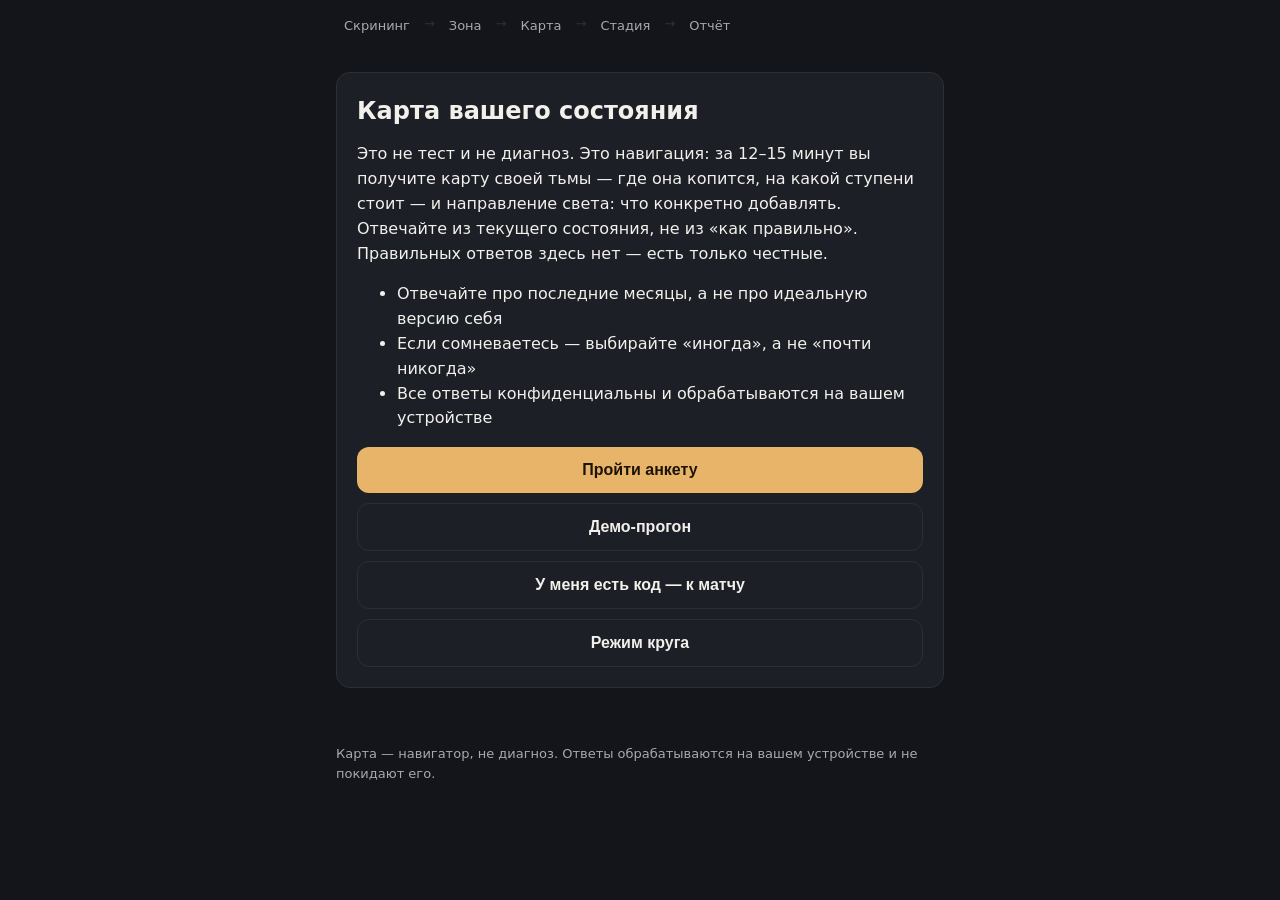
<file: index.html>
<!DOCTYPE html>
<html lang="ru">
<head>
<meta charset="utf-8">
<meta name="viewport" content="width=device-width, initial-scale=1">
<title>Карта состояния — матч и круг</title>
<link rel="icon" href="data:,">
<link rel="stylesheet" href="styles.css">
</head>
<body>
<div id="err" class="banner err hidden" role="alert"></div>
<div id="notice" class="banner notice hidden"></div>
<header>
  <nav class="progress" id="progress" aria-label="Прогресс">
    <span data-step="Скрининг">Скрининг</span><span class="sep">→</span>
    <span data-step="Зона">Зона</span><span class="sep">→</span>
    <span data-step="Карта">Карта</span><span class="sep">→</span>
    <span data-step="Стадия">Стадия</span><span class="sep">→</span>
    <span data-step="Отчёт">Отчёт</span>
  </nav>
</header>
<main>
  <section id="scr-welcome" class="card">
    <h1>Карта вашего состояния</h1>
    <p id="welcome-text"></p>
    <ul id="welcome-rules"></ul>
    <button id="btn-start">Пройти анкету</button>
    <button id="btn-demo" class="secondary">Демо-прогон</button>
    <button id="btn-tomatch" class="secondary">У меня есть код — к матчу</button>
    <button id="btn-tocircle" class="secondary">Режим круга</button>
  </section>

  <section id="scr-quiz" class="card hidden">
    <h2 id="q-block"></h2>
    <p id="q-text" class="qtext"></p>
    <div id="q-options"></div>
    <details id="q-help" class="hidden"><summary>Как это выглядит в жизни</summary><div id="q-help-body"></div></details>
    <p id="q-hint" class="hint"></p>
    <button id="btn-quiz-restart" class="linkbtn">Пройти заново</button>
  </section>

  <section id="scr-stop" class="card hidden">
    <h2 id="stop-title"></h2>
    <p id="stop-text"></p>
    <div id="stop-extra"></div>
    <button id="btn-stop-next" class="hidden">Открыть отчёт</button>
    <button id="btn-stop-restart" class="secondary">Пройти заново</button>
  </section>

  <section id="scr-report" class="card hidden">
    <h2>Личный отчёт</h2>
    <pre id="report-text"></pre>
    <h3>Чек-лист действий — отметки сохраняются на устройстве</h3>
    <div id="actions"></div>
    <p>Ваш код профиля: <code id="my-code"></code></p>
    <button id="btn-copy-code">Скопировать код</button>
    <button id="btn-go-match">К матчу</button>
    <button id="btn-go-circle" class="secondary">Режим круга</button>
    <button id="btn-restart" class="secondary">Пройти заново</button>
  </section>

  <section id="scr-match" class="card hidden">
    <h2>Матч</h2>
    <p>Свой код уже рассчитан из ваших ответов; можно также вписать его вручную. Код партнёра — или его ссылка с <code>?q=</code>.</p>
    <label for="own-code">Ваш код</label>
    <input id="own-code" placeholder="v1:00000000:00000000:0" autocomplete="off">
    <label for="partner-code">Код партнёра</label>
    <input id="partner-code" placeholder="v1:00000000:00000000:0" autocomplete="off">
    <button id="btn-match">Считать матч</button>
    <div id="match-out"></div>
    <button id="btn-back-report" class="secondary">К отчёту</button>
  </section>

  <section id="scr-circle" class="card hidden">
    <h2>Режим круга</h2>
    <p>Вставьте коды участников — по одному в строке. Свой код добавится сам, если анкета пройдена.</p>
    <textarea id="circle-codes" rows="5" placeholder="v1:00000000:00000000:0&#10;v1:11111111:00000000:1"></textarea>
    <button id="btn-circle">Собрать круг</button>
    <div id="circle-out"></div>
    <button id="btn-circle-back" class="secondary">Назад</button>
  </section>
</main>
<footer>Карта — навигатор, не диагноз. Ответы обрабатываются на вашем устройстве и не покидают его.</footer>
<script src="compatibility_module.js"></script>
<script src="anketa_module.js"></script>
<script>
(function () {
  'use strict';
  var DEMO = {"rz1": "Нет", "rz2": "Нет", "rz3": "Нет", "a1": "yes", "a2": "frozen", "a3": "years", "a4": "same", "my1": "rarely", "my2": "rarely", "ko1": "often", "ko2": "sometimes", "an1": "often", "an2": "often", "ur1": "sometimes", "ur2": "has", "ob1": "often", "ob2": "sometimes", "or1": "rarely", "or2": "normal", "zv1": "sometimes", "zv2": "rarely", "zr1": "sometimes", "zr2": "rarely", "zr3": "sometimes", "st1": "same", "st2": "same", "st3": "no", "st4": "was"};

  var $ = function (id) { return document.getElementById(id); };
  var SECTIONS = ['scr-welcome', 'scr-quiz', 'scr-stop', 'scr-report', 'scr-match', 'scr-circle'];

  function showErr(msg) {
    var e = $('err');
    e.textContent = 'Ошибка: ' + msg;
    e.classList.remove('hidden');
    window.scrollTo(0, 0);
  }
  function showNotice(msg) {
    var n = $('notice');
    n.textContent = msg;
    n.classList.remove('hidden');
  }
  function clearNotices() {
    $('err').classList.add('hidden');
    $('notice').classList.add('hidden');
  }
  function on(id, ev, fn) {
    var el = $(id);
    if (!el) { showErr('в разметке нет элемента #' + id); return; }
    el.addEventListener(ev, fn);
  }
  function show(id) {
    SECTIONS.forEach(function (s) { $(s).classList.toggle('hidden', s !== id); });
    window.scrollTo(0, 0);
  }
  function setStep(name) {
    var order = ['Скрининг', 'Зона', 'Карта', 'Стадия', 'Отчёт'];
    var active = false;
    document.querySelectorAll('#progress [data-step]').forEach(function (sp) {
      if (sp.getAttribute('data-step') === name) active = true;
      sp.classList.toggle('done', active);
      sp.classList.toggle('current', sp.getAttribute('data-step') === name);
    });
  }

  /* ---------- Приветствие ---------- */
  (function initWelcome() {
    var w = Anketa.CONFIG.welcome;
    $('welcome-text').textContent = w.text;
    var ul = $('welcome-rules');
    w.rules.forEach(function (r) {
      var li = document.createElement('li');
      li.textContent = r;
      ul.appendChild(li);
    });
  })();

  /* ---------- Анкета ---------- */
  var screens = Anketa.CONFIG.screens;
  var BLOCK_STEP = { red: 'Скрининг', law2: 'Зона', vector: 'Карта', stage: 'Стадия' };
  var BLOCK_NAME = { red: 'Скрининг зоны', law2: 'Закон двух вопросов', vector: 'Карта векторов', stage: 'Стадия' };
  var answers = {}, idx = 0, stopped = null, pendingStopText = null;

  function startQuiz() {
    clearNotices();
    answers = {}; idx = 0; stopped = null; pendingStopText = null;
    renderQ();
    show('scr-quiz');
  }
  function renderQ() {
    var s = screens[idx];
    setStep(BLOCK_STEP[s.block]);
    $('q-block').textContent = BLOCK_NAME[s.block] || s.block;
    $('q-text').textContent = s.question;
    var box = $('q-options');
    box.innerHTML = '';
    s.options.forEach(function (op) {
      var val = typeof op === 'string' ? op : op.v;
      var label = typeof op === 'string' ? op : op.t;
      var b = document.createElement('button');
      b.className = 'opt';
      b.type = 'button';
      b.textContent = label;
      b.addEventListener('click', function () { answer(s, val); });
      box.appendChild(b);
    });
    var help = $('q-help'), body = $('q-help-body');
    body.innerHTML = '';
    if (s.help && s.help.examples && s.help.examples.length) {
      help.classList.remove('hidden');
      s.help.examples.forEach(function (ex) {
        if (typeof ex === 'string') {
          var p = document.createElement('p');
          p.textContent = ex;
          body.appendChild(p);
        } else if (ex && ex.case) {
          var d = document.createElement('p');
          d.innerHTML = '';
          d.appendChild(document.createTextNode(ex.case + ' '));
          var t = document.createElement('strong');
          t.textContent = ex.to || '';
          d.appendChild(t);
          body.appendChild(d);
        }
      });
    } else {
      help.classList.add('hidden');
    }
    $('q-hint').textContent = s.hint || '';
  }
  function answer(s, val) {
    answers[s.id] = val;
    var br = checkBranches();
    if (br && br.stop) { stopped = br; renderStop(br, null); return; }
    if (br && !br.stop) showNotice(br.message);
    idx++;
    if (idx >= screens.length) { renderReport(); } else { renderQ(); }
  }
  function checkBranches() {
    var list = Anketa.CONFIG.branches || [];
    for (var i = 0; i < list.length; i++) {
      var b = list[i];
      if (typeof b.when === 'string') continue; /* «tie» проверяется в отчёте */
      var hit = true;
      for (var key in b.when) {
        if (key === 'any_of') {
          hit = b.when[key].some(function (pair) {
            var pp = pair.split('=');
            return answers[pp[0]] === pp[1];
          });
        } else {
          hit = (answers[key] === b.when[key]);
        }
        if (!hit) break;
      }
      if (hit) return b;
    }
    return null;
  }
  function renderStop(br) {
    setStep('Отчёт');
    if (br.route === 'red_zone') {
      $('stop-title').textContent = 'Красная зона';
      $('stop-text').textContent = br.message;
      var extra = $('stop-extra');
      extra.innerHTML = '';
      var p1 = document.createElement('p');
      var a = document.createElement('a');
      a.href = 'tel:88002000122';
      a.textContent = '8 800 2000-122';
      p1.appendChild(document.createTextNode('Телефон доверия (бесплатно, круглосуточно): '));
      p1.appendChild(a);
      extra.appendChild(p1);
      var p2 = document.createElement('p');
      p2.textContent = 'В экстренной ситуации — 112.';
      extra.appendChild(p2);
      $('btn-stop-next').classList.add('hidden');
    } else if (br.route === 'light') {
      $('stop-title').textContent = 'Свет-маршрут';
      $('stop-text').textContent = br.message;
      $('stop-extra').innerHTML = '';
      $('btn-stop-next').classList.remove('hidden');
      pendingStopText = Anketa.buildReport(answers);
    } else {
      $('stop-title').textContent = 'Маршрут определён';
      $('stop-text').textContent = br.message;
      $('stop-extra').innerHTML = '';
      $('btn-stop-next').classList.remove('hidden');
      pendingStopText = null;
      return; /* не сворачиваем анкету: продолжаем */
    }
    show('scr-stop');
  }

  /* ---------- Отчёт ---------- */
  function lsKey(v) { return 'svp_actions_' + v; }
  function renderReport() {
    clearNotices();
    setStep('Отчёт');
    var res = Anketa.analyze(answers);
    var text = Anketa.buildReport(answers);
    if (pendingStopText) text = pendingStopText;
    $('report-text').textContent = text;

    var box = $('actions');
    box.innerHTML = '';
    var v = Anketa.VECTORS[res.leading];
    if (v && v.actions && res.route !== 'red_zone' && res.route !== 'light') {
      var saved = {};
      try { saved = JSON.parse(localStorage.getItem(lsKey(res.leading)) || '{}'); } catch (e) { saved = {}; }
      v.actions.forEach(function (act, i) {
        var id = 'act_' + i;
        var label = document.createElement('label');
        label.className = 'check';
        var cb = document.createElement('input');
        cb.type = 'checkbox';
        cb.checked = !!saved[i];
        cb.addEventListener('change', function () {
          saved[i] = cb.checked;
          try { localStorage.setItem(lsKey(res.leading), JSON.stringify(saved)); } catch (e2) {}
        });
        label.appendChild(cb);
        label.appendChild(document.createTextNode(' ' + act));
        box.appendChild(label);
      });
    }
    var prof = Anketa.deriveProfile(answers);
    var code = Anketa.encodeProfile(prof);
    $('my-code').textContent = code;
    var tie = checkTie(res);
    if (tie) showNotice(tie);
    show('scr-report');
  }
  function checkTie(res) {
    if (!res || !res.counts) return null;
    var best = -1, winners = [];
    Anketa.ORDER.forEach(function (v) {
      if (res.counts[v] > best) { best = res.counts[v]; winners = [v]; }
      else if (res.counts[v] === best) winners.push(v);
    });
    if (winners.length > 1) {
      return 'Счёт ведущих векторов ничейный (' + winners.join(' / ') + ') — тай-брейк по телесному маркеру (вопрос о том, нарастает ли он).';
    }
    return null;
  }

  /* ---------- Разбор кода ---------- */
  function parseCode(raw) {
    if (!raw) return null;
    var s = String(raw);
    var m = /[?&]q=(v1:[^&\s]+)/.exec(s);
    if (m) s = m[1];
    s = s.trim();
    var p = SVP.decodeProfile(s);
    if (p && !p.empty) return p;
    return null;
  }

  /* ---------- Матч ---------- */
  function renderMatch() {
    clearNotices();
    var a = parseCode($('own-code').value);
    var b = parseCode($('partner-code').value);
    if (!a || !b) {
      showErr('код не распознан. Формат: v1:LLLLLLLL:DDDDDDDD:L — восемь цифр уровней, восемь цифр тьмы, индекс ведущего; либо ссылка с ?q=.');
      return;
    }
    var modes = [['partners', 'Партнёры'], ['business', 'Бизнес'], ['friends', 'Друзья']];
    var out = '';
    modes.forEach(function (mm) {
      var r = SVP.match(a, b, mm[0]);
      out += '<div class="score"><div class="score-head">' + mm[1] + '</div>' +
             '<div class="bar"><div class="fill" style="width:' + r.score + '%"></div></div>' +
             '<div class="score-num">' + r.score + '</div></div>';
    });
    var f = SVP.match(a, b, 'partners').f;
    if (f) {
      out += '<details class="breakdown"><summary>Разбор</summary><ul>';
      if (f.doorsSum) {
        f.doors.forEach(function (d) {
          out += '<li>Дверь: тьма «' + SVP.VECTORS[d.dark].name + '» открывается светом «' + SVP.VECTORS[d.via].name + '» (' + (d.from || '—') + ' → ' + (d.to || '—') + ')</li>';
        });
      } else {
        out += '<li>Дверей нет: ваши тьмы не встречают чужой свет</li>';
      }
      out += '<li>Совпавший свет: ' + (f.lightMatch.length ? f.lightMatch.map(function (v) { return SVP.VECTORS[v].name; }).join(', ') : 'нет') + '</li>';
      out += '<li>Общая тьма: ' + f.darkSame + '</li>';
      out += '<li>Одинаковый руль: ' + (f.leaderSame ? 'да — вычитается из пары и бизнеса' : 'нет') + '</li>';
      out += '<li>Совпадение пиков (уровень 4): ' + f.peaksSame + '</li>';
      out += '</ul></details>';
    }
    $('match-out').innerHTML = out;
    show('scr-match');
  }

  /* ---------- Круг ---------- */
  function renderCircle() {
    clearNotices();
    var lines = $('circle-codes').value.split(/\n+/).map(function (x) { return x.trim(); }).filter(Boolean);
    var members = [];
    var bad = [];
    lines.forEach(function (l, i) {
      var p = parseCode(l);
      if (!p) { bad.push(i + 1); return; }
      p.name = 'Участник ' + (members.length + 1);
      members.push(p);
    });
    if (bad.length) { showErr('строки не распознаны: ' + bad.join(', ')); return; }
    if (members.length < 2) { showErr('нужно минимум два профиля'); return; }
    var c = SVP.circle(members);
    var out = '<p><strong>Покрытие дефицитов: ' + c.coverage + '%</strong></p>';
    out += '<table><thead><tr><th>Кто</th><th>Тьма</th><th>Закрывает</th></tr></thead><tbody>';
    c.matrix.forEach(function (r) {
      out += '<tr><td>' + r.who + '</td><td>' + SVP.VECTORS[r.dark].name + '</td><td>' + r.closedBy + '</td></tr>';
    });
    out += '</tbody></table>';
    if (c.uncovered.length) {
      out += '<h3>Непокрытые дефициты</h3><ul>';
      c.uncovered.forEach(function (u) {
        out += '<li>' + u.who + ': тьма «' + SVP.VECTORS[u.dark].name + '» — нужен свет «' + SVP.VECTORS[u.missingLight].name + '»</li>';
      });
      out += '</ul>';
    } else {
      out += '<p>Непокрытых дефицитов нет.</p>';
    }
    var dupKeys = Object.keys(c.duplicates);
    if (dupKeys.length) {
      out += '<h3>Дубли (один свет закрывает несколько раз)</h3><ul>';
      dupKeys.forEach(function (k) {
        out += '<li>' + SVP.VECTORS[k].name + ': ' + c.duplicates[k].join(', ') + '</li>';
      });
      out += '</ul>';
    }
    var confKeys = Object.keys(c.conflicts);
    if (confKeys.length) {
      out += '<h3>Конфликты руля</h3><ul>';
      confKeys.forEach(function (k) {
        out += '<li>' + SVP.VECTORS[k].name + ': ' + c.conflicts[k].join(', ') + '</li>';
      });
      out += '</ul>';
    } else {
      out += '<p>Конфликтов руля нет.</p>';
    }
    $('circle-out').innerHTML = out;
  }

  /* ---------- Копирование ---------- */
  function copyCode() {
    var code = $('my-code').textContent;
    if (navigator.clipboard && navigator.clipboard.writeText) {
      navigator.clipboard.writeText(code).then(function () {
        showNotice('Код скопирован: ' + code);
      }, function () { showNotice('Код: ' + code); });
    } else {
      showNotice('Код: ' + code);
    }
  }

  /* ---------- Навигация ---------- */
  on('btn-start', 'click', startQuiz);
  on('btn-demo', 'click', function () {
    answers = {}; for (var k in DEMO) answers[k] = DEMO[k];
    idx = screens.length; stopped = null; pendingStopText = null;
    renderReport();
  });
  on('btn-tomatch', 'click', function () {
    if (!answers || !Object.keys(answers).length) {
      $('own-code').value = '';
    } else {
      $('own-code').value = Anketa.encodeProfile(Anketa.deriveProfile(answers));
    }
    renderMatchScreen();
  });
  on('btn-tocircle', 'click', openCircle);
  on('btn-quiz-restart', 'click', startQuiz);
  on('btn-stop-restart', 'click', startQuiz);
  on('btn-stop-next', 'click', function () {
    if (pendingStopText) { renderReport(); } else { startQuiz(); }
  });
  on('btn-copy-code', 'click', copyCode);
  on('btn-go-match', 'click', function () {
    $('own-code').value = Anketa.encodeProfile(Anketa.deriveProfile(answers));
    renderMatchScreen();
  });
  on('btn-go-circle', 'click', openCircle);
  on('btn-restart', 'click', startQuiz);
  on('btn-back-report', 'click', function () { show('scr-report'); });
  on('btn-circle-back', 'click', function () { show('scr-welcome'); });
  on('btn-match', 'click', renderMatch);
  on('btn-circle', 'click', renderCircle);

  function renderMatchScreen() {
    clearNotices();
    var q = null;
    try { q = new URLSearchParams(window.location.search).get('q'); } catch (e) {}
    if (q) $('partner-code').value = q;
    show('scr-match');
  }
  function openCircle() {
    clearNotices();
    var ta = $('circle-codes');
    var mine = (answers && Object.keys(answers).length)
      ? Anketa.encodeProfile(Anketa.deriveProfile(answers)) : '';
    if (mine && ta.value.indexOf(mine) < 0) {
      ta.value = mine + (ta.value.trim() ? '\n' + ta.value.trim() : '');
    }
    show('scr-circle');
  }

  /* ---------- Ссылка ?q= ---------- */
  (function initFromUrl() {
    var q = null;
    try { q = new URLSearchParams(window.location.search).get('q'); } catch (e) {}
    if (q) {
      $('partner-code').value = q;
      showNotice('Обнаружен код партнёра в ссылке: ' + q + '. Пройдите анкету или введите свой код — матч готов.');
    }
  })();

 /* ---------- Самотесты при загрузке ---------- */
  (function selfTests() {
    var st = SVP.selfTest();
    if (!st.passed) showErr('самотест движка: ' + st.failed.join('; '));
    try {
      var at = Anketa.selfTest();
      if (at && at.ok === false && at.checks) {
        at.checks.forEach(function (pair) {
          if (!pair[0]) showErr('самотест анкеты: ' + (pair[1] || 'не пройден'));
        });
      }
    } catch (e) {
      showErr('самотест анкеты упал: ' + e.message);
    }
  })();
})();
</script>
</body>
</html>
</file>
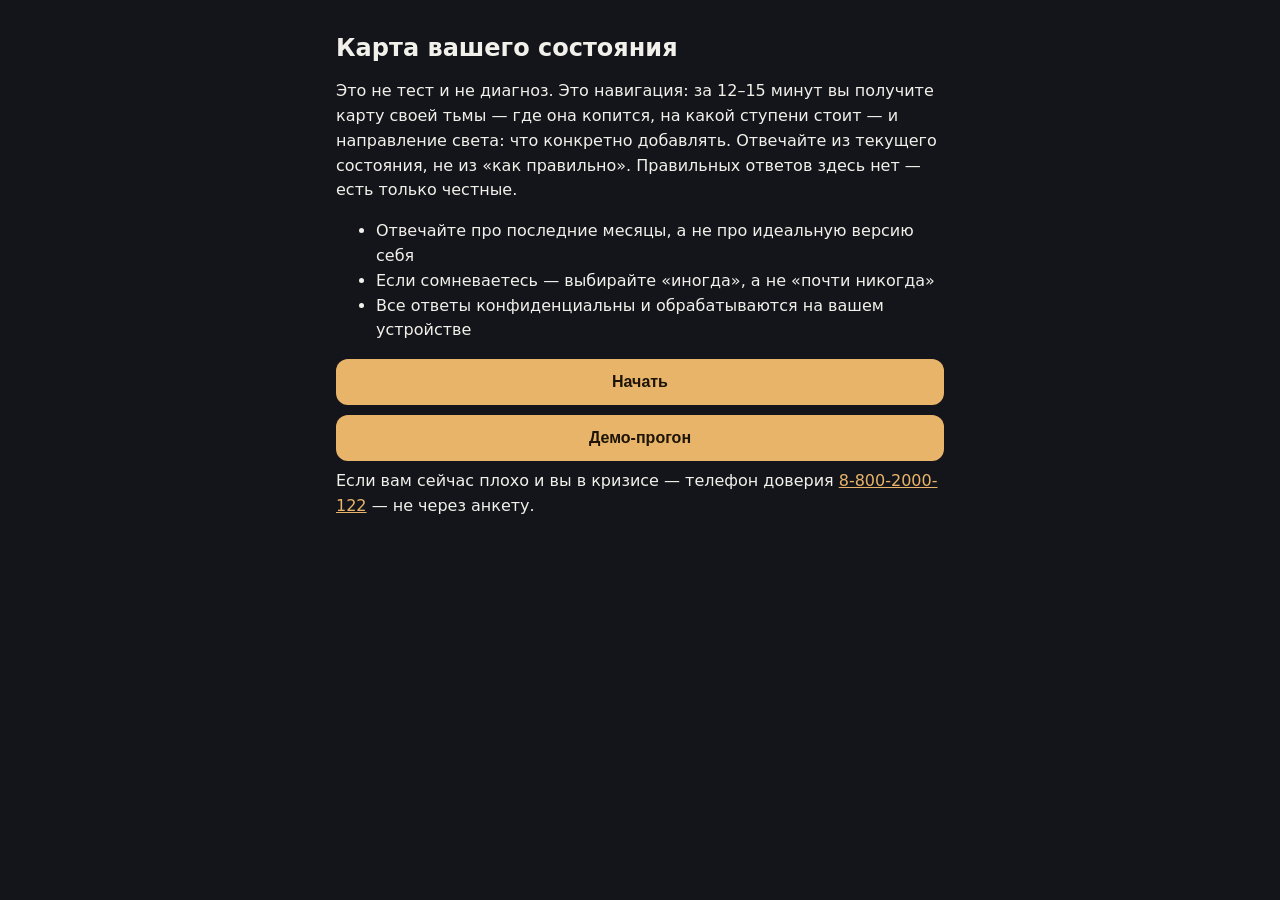
<file: match.html>
<!DOCTYPE html>
<html lang="ru">
<head>
<meta charset="utf-8">
<meta name="viewport" content="width=device-width, initial-scale=1">
<title>Карта состояния</title>
<link rel="stylesheet" href="styles.css">
</head>
<body>
<div id="progress" class="progress"></div>
<div id="test-banner" class="banner" style="display:none"></div>

<main class="wrap">
  <section id="v-welcome">
    <h1>Карта вашего состояния</h1>
    <p class="lead">Это не тест и не диагноз. Это навигация: за 12–15 минут вы получите карту своей тьмы — где она копится, на какой ступени стоит — и направление света: что конкретно добавлять. Отвечайте из текущего состояния, не из «как правильно». Правильных ответов здесь нет — есть только честные.</p>
    <div id="invite-box" class="card" style="display:none">
      <p id="invite-text"></p>
    </div>
    <ul class="rules">
      <li>Отвечайте про последние месяцы, а не про идеальную версию себя</li>
      <li>Если сомневаетесь — выбирайте «иногда», а не «почти никогда»</li>
      <li>Все ответы конфиденциальны и обрабатываются на вашем устройстве</li>
    </ul>
    <button id="btn-start" class="btn primary">Начать</button>
    <button id="btn-demo" class="btn ghost">Демо-прогон</button>
    <p class="foot">Если вам сейчас плохо и вы в кризисе — телефон доверия <a href="tel:+78002000122">8-800-2000-122</a> — не через анкету.</p>
  </section>

  <section id="v-question" style="display:none">
    <p id="q-block" class="qblock"></p>
    <h2 id="q-text"></h2>
    <p id="q-hint" class="hint"></p>
    <div id="q-opts" class="opts"></div>
    <button id="q-acc-btn" class="btn ghost acc-btn">Как это выглядит в жизни?</button>
    <div id="q-acc" class="acc" style="display:none"><div id="q-acc-body"></div></div>
    <div class="nav"><button id="btn-back" class="btn ghost">Назад</button></div>
  </section>

  <section id="v-redzone" style="display:none">
    <h2>Красная зона</h2>
    <p id="rz-msg" class="big"></p>
    <p>Карта работает только с зоной развиваемых состояний. То, что вы описали, — территория живой помощи: там помогут быстрее и безопаснее любой навигации.</p>
    <button id="btn-call" class="btn primary">Позвонить: 8-800-2000-122</button>
    <a class="btn ghost" href="tel:+78002000122">Телефон доверия (круглосуточно, бесплатно)</a>
    <button id="btn-rz-back" class="btn ghost">На начало</button>
  </section>

  <section id="v-light" style="display:none">
    <h2>Свет-маршрут</h2>
    <p id="lt-msg" class="big"></p>
    <p>Раздел ПУТЬ: выбирайте дело, где свет растёт сам. Возвращайтесь, когда поток застынет.</p>
    <button id="btn-light-ok" class="btn primary">Понятно</button>
  </section>

  <section id="v-report" style="display:none">
    <div id="rep-note" class="note" style="display:none"></div>
    <div id="rep-card" class="card"></div>
    <div id="rep-text" class="report"></div>
    <div class="btnrow">
      <button id="btn-share" class="btn primary">Ссылка для партнёра</button>
      <button id="btn-match" class="btn">Матч с партнёром</button>
      <button id="btn-circle" class="btn">Режим круга</button>
      <button id="btn-restart" class="btn ghost">Пройти заново</button>
    </div>
  </section>

  <section id="v-share" style="display:none">
    <h2>Ссылка для второго</h2>
    <p id="share-msg"></p>
    <p class="url" id="share-url"></p>
    <button id="btn-copy" class="btn">Скопировать ссылку</button>
    
  </section>

  <section id="v-match" style="display:none">
    <h2>Матч</h2>
    <p>Вставьте код профиля партнёра или его ссылку (с ?q=). Свой профиль уже рассчитан из ваших ответов.</p>
    <input id="match-input" class="inp" placeholder="v1:...:...:N или ссылка">
    <p id="match-err" class="err"></p>
    <button id="btn-match-go" class="btn primary">Считать матч</button>
    <div id="match-scores" class="scores"></div>
    <div id="match-f"></div>
    
  </section>

  <section id="v-circle" style="display:none">
    <h2>Круг</h2>
    <p>По одному профилю в строке (или ссылок с ?q=). Свой профиль уже в списке.</p>
    <textarea id="circle-input" class="inp" rows="4"></textarea>
    <p id="circle-err" class="err"></p>
    <button id="btn-circle-go" class="btn primary">Собрать круг</button>
    <div id="circle-out"></div>
  </section>
</main>
<script src="compatibility_module.js"></script>
<script src="anketa_module.js"></script>
<script>
'use strict';
(function () {
  var C = Anketa.CONFIG, ORDER = Anketa.ORDER, VN = {};
  ORDER.forEach(function (v) { VN[v] = Anketa.VECTORS[v].name; });
  var BLOCKS = { welcome: 'Старт', red: 'Скрининг', law2: 'Зона', vector: 'Карта', stage: 'Стадия' };
  var answers = {}, idx = 0, routeNote = null, partnerCode = null, myProfile = null;
  var DEMO = {"rz1": "Нет", "rz2": "Нет", "rz3": "Нет", "a1": "yes", "a2": "frozen", "a3": "years", "a4": "same", "my1": "rarely", "my2": "rarely", "ko1": "often", "ko2": "sometimes", "an1": "often", "an2": "often", "ur1": "sometimes", "ur2": "has", "ob1": "often", "ob2": "sometimes", "or1": "rarely", "or2": "normal", "zv1": "sometimes", "zv2": "rarely", "zr1": "sometimes", "zr2": "rarely", "zr3": "sometimes", "st1": "same", "st2": "same", "st3": "no", "st4": "was"};

  function esc(s) { return String(s).replace(/[&<>"]/g, function (c) { return { '&': '&amp;', '<': '&lt;', '>': '&gt;', '"': '&quot;' }[c]; }); }
  function md(t) {
    return esc(t)
      .replace(/^## (.+)$/gm, '<h3>$1</h3>')
      .replace(/\*\*(.+?)\*\*/g, '<strong>$1</strong>');
  }
  function optVal(sc, i) {
    var o = sc.options[i];
    return typeof o === 'string' ? o : o.v;
  }
  function optText(sc, i) {
    var o = sc.options[i];
    return typeof o === 'string' ? o : o.t;
  }
  function branchHit(b) {
    var w = b.when || {};
    if (w.any_of) {
      for (var i = 0; i < w.any_of.length; i++) {
        var p = w.any_of[i].split('=');
        if (answers[p[0]] === p[1]) return true;
      }
      return false;
    }
    if (w.tie) return false; // тай-брейк решает движок, интерфейс не ветвит
    for (var k in w) { if (answers[k] !== w[k]) return false; }
    return true;
  }
  function evalBranches() {
    var list = C.branches || [];
    for (var i = 0; i < list.length; i++) {
      var b = list[i];
      if (branchHit(b)) return b;
    }
    return null;
  }

  // ---------- рендер ----------
  var el = function (id) { return document.getElementById(id); };
  function setProgress(stage) {
    var segs = ['Скрининг', 'Зона', 'Карта', 'Стадия', 'Отчёт'];
    var cur = segs.indexOf(stage);
    el('progress').innerHTML = segs.map(function (s, i) {
      return '<span class="seg' + (i <= cur ? ' on' : '') + '">' + s + '</span>';
    }).join('<span class="arr">→</span>');
  }
  function show(id) {
    ['welcome', 'question', 'redzone', 'light', 'report', 'share', 'match', 'circle'].forEach(function (v) {
      el('v-' + v).style.display = v === id ? 'block' : 'none';
    });
    window.scrollTo(0, 0);
  }

  function renderWelcome() { show('welcome'); setProgress('Скрининг'); }

  function renderQuestion() {
    var sc = C.screens[idx];
    show('question'); setProgress(sc.block === 'red' ? 'Скрининг' : sc.block === 'law2' ? 'Зона' : sc.block === 'vector' ? 'Карта' : 'Стадия');
    el('q-block').textContent = BLOCKS[sc.block] || '';
    el('q-text').textContent = sc.question;
    el('q-hint').textContent = sc.hint || '';
    el('q-hint').style.display = sc.hint ? 'block' : 'none';
    var box = el('q-opts'); box.innerHTML = '';
    sc.options.forEach(function (o, i) {
      var btn = document.createElement('button');
      btn.className = 'opt'; btn.type = 'button'; btn.textContent = optText(sc, i);
      btn.onclick = function () { answer(sc, i, btn); };
      box.appendChild(btn);
    });
    var acc = el('q-acc'), body = el('q-acc-body'), ex = (sc.help && sc.help.examples) || [];
    body.innerHTML = '<h4>' + esc((sc.help && sc.help.title) || 'Как это выглядит в жизни') + '</h4>' +
      ex.map(function (e) {
        if (typeof e === 'string') return '<p>' + esc(e) + '</p>';
        return '<p><strong>' + esc(e.case) + '</strong> → ' + esc(e.to) + '</p>';
      }).join('') +
      (sc.hint ? '<p class="acc-hint">' + esc(sc.hint) + '</p>' : '') +
      '<p class="acc-foot">Отвечайте из текущего состояния, а не из «как правильно».</p>';
    acc.style.display = 'none';
    el('q-acc-btn').textContent = 'Как это выглядит в жизни?';
    el('btn-back').style.display = idx > 0 ? 'inline-block' : 'none';
  }
  el('q-acc-btn').onclick = function () {
    var acc = el('q-acc'), open = acc.style.display !== 'none';
    acc.style.display = open ? 'none' : 'block';
    el('q-acc-btn').textContent = open ? 'Как это выглядит в жизни?' : 'Свернуть';
  };
  el('btn-back').onclick = function () { if (idx > 0) { idx--; routeNote = null; renderQuestion(); } };

  function answer(sc, i) {
    answers[sc.id] = optVal(sc, i);
    var btns = el('q-opts').querySelectorAll('.opt');
    btns[i].classList.add('picked');
    setTimeout(function () {
      var b = evalBranches();
      if (b && b.stop) {
        if (b.route === 'red_zone') { el('rz-msg').textContent = b.message; return show('redzone'); }
        if (b.route === 'light') { el('lt-msg').textContent = b.message; return show('light'); }
      }
      if (b && !b.stop) routeNote = b;
      idx++;
      if (idx >= C.screens.length) return renderReport();
      renderQuestion();
    }, 400);
  }

  // ---------- отчёт ----------
  function renderReport() {
    setProgress('Отчёт');
    myProfile = Anketa.deriveProfile(answers);
    var rep = Anketa.buildReport(answers);
    el('rep-text').innerHTML = mdReport(rep);
    var code = Anketa.encodeProfile(myProfile);
    var lead = VN[myProfile.leader] || '—';
    el('rep-card').innerHTML =
      '<h3>Ваша карта</h3><p>Ведущий: <strong>' + esc(lead) + '</strong></p><p>Профиль: <code>' + esc(code) + '</code></p>' +
      '<p class="muted">Уровни 0–4 по векторам; свет — векторы уровня 3+ без тьмы.</p>';
    if (routeNote && routeNote.message) el('rep-note').textContent = routeNote.message;
    else if (partnerCode) el('rep-note').textContent = 'Вам прислали профиль — нажмите «Матч с партнёром», код уже подставлен.';
    else el('rep-note').textContent = '';
    show('report');
  }
  function mdReport(rep) {
    if (typeof rep !== 'string') rep = rep && rep.text ? rep.text : String(rep);
    var html = md(rep);
    // чек-лист КУДА: строки, начинающиеся с "- ", внутри блока 5
    var inBlock5 = false;
    return html.split('\n').map(function (line) {
      if (/5\.\s*КУДА/.test(line)) inBlock5 = true;
      else if (/^\**\s*\d+\./.test(line)) inBlock5 = false;
      if (inBlock5 && line.trim().slice(0, 2) === '- ') {
        var item = esc(line.trim().slice(2).trim()).replace(/&lt;/g, '<').replace(/&gt;/g, '>');
        return '<label class="chk"><input type="checkbox" class="todo"> <span>' + item + '</span></label>';
      }
      return line;
    }).join('\n');
  }
  el('btn-share').onclick = function () {
    var code = Anketa.encodeProfile(myProfile);
    var url = location.href.split('?')[0].split('#')[0] + '?q=' + encodeURIComponent(code);
    el('share-url').textContent = url;
    el('share-msg').textContent = 'Пришлите эту ссылку второму человеку. Он откроет её, пройдёт анкету — и оба увидят общий результат матча.';
    show('share');
  };
  el('btn-copy').onclick = function () {
    var t = el('share-url').textContent;
    if (navigator.clipboard) navigator.clipboard.writeText(t);
    el('btn-copy').textContent = 'Скопировано';
    setTimeout(function () { el('btn-copy').textContent = 'Скопировать ссылку'; }, 1500);
  };
  el('btn-restart').onclick = function () { answers = {}; idx = 0; routeNote = null; partnerCode = null; renderWelcome(); };

  // ---------- матч ----------
  function parseCode(s) {
    s = String(s || '').trim();
    var m = s.match(/[?&]q=([^&\s]+)/);
    if (m) s = decodeURIComponent(m[1]);
    return Anketa.decodeProfile(s);
  }
  function scoreRow(label, val) { return '<div class="row"><span>' + label + '</span><strong>' + val + '</strong></div>'; }
  function renderMatch(a, b) {
    var mp = Anketa.match(a, b, 'partners'), mb = Anketa.match(a, b, 'business'), mf = Anketa.match(a, b, 'friends');
    var html = '';
    [ ['Партнёры', mp], ['Бизнес', mb], ['Друзья', mf] ].forEach(function (p) {
      html += '<div class="scorecard"><div class="score-title">' + p[0] + '</div><div class="score">' + p[1].score + '</div><div class="score-sub">из 100</div></div>';
    });
    el('match-scores').innerHTML = html;
    var f = mp.f;
    if (mp.empty) {
      el('match-f').innerHTML = '<p class="muted">' + esc(mp.note) + '</p>';
    } else {
      var doors = (f.doors || []).map(function (d) {
        return '<li>тьма «' + esc(VN[d.dark]) + '» закрывается чистым светом «' + esc(VN[d.via]) + '» (из ' + esc(d.from) + ' в ' + esc(d.to) + ')</li>';
      }).join('') || '<li class="muted">дверей нет</li>';
      var same = (f.lightMatch || []).map(function (v) { return esc(VN[v]); }).join(', ') || '—';
      el('match-f').innerHTML =
        '<h4>Разбор</h4>' +
        scoreRow('Совпадающий свет', same) +
        scoreRow('Общая тьма', f.darkSame) +
        scoreRow('Одинаковый руль', f.leaderSame ? 'да — борьба за ведение' : 'нет') +
        scoreRow('Общие пики (уровень 4)', f.peaksSame) +
        '<ul class="doors">' + doors + '</ul>';
    }
    show('match');
  }
  el('btn-match').onclick = function () {
    el('match-input').value = partnerCode ? partnerCode : el('match-input').value;
    show('match');
  };
  el('btn-match-go').onclick = function () {
    var b = parseCode(el('match-input').value);
    if (!b) { el('match-err').textContent = 'Не удалось прочитать код профиля. Формат: v1:13313123:01101000:2 или ссылка с ?q='; return; }
    el('match-err').textContent = '';
    if (!myProfile) { el('match-err').textContent = 'Сначала пройдите анкету — своя карта ещё не рассчитана.'; return; }
    renderMatch(myProfile, b);
  };

  // ---------- круг ----------
  el('btn-circle').onclick = function () {
    var mine = myProfile ? Anketa.encodeProfile(myProfile) : '';
    el('circle-input').value = el('circle-input').value || mine;
    show('circle');
  };
  el('btn-circle-go').onclick = function () {
    var lines = el('circle-input').value.split('\n').map(function (s) { return parseCode(s); }).filter(Boolean);
    if (lines.length < 2) { el('circle-err').textContent = 'Нужно минимум два профиля (каждый с новой строки).'; return; }
    el('circle-err').textContent = '';
    lines.forEach(function (p, i) { if (!p.n) p.name = 'Участник ' + (i + 1); });
    var c = Anketa.circle(lines);
    var html = '<h4>Покрытие тьм: ' + c.coverage + '%</h4>';
    html += '<h5>Матрица: кто чьи дефициты закрывает</h5><ul>' +
      (c.matrix.length ? c.matrix.map(function (m) {
        return '<li>тьма «' + esc(VN[m.dark]) + '» у ' + esc(m.who) + ' — закрывает свет «' + esc(VN[Anketa.VECTORS[m.dark].pair]) + '» у ' + esc(m.closedBy) + '</li>';
      }).join('') : '<li class="muted">тьм не осталось — свет у всех</li>') + '</ul>';
    html += '<h5>Непокрытые тьмы</h5><ul>' +
      (c.uncovered.length ? c.uncovered.map(function (u) {
        return '<li>у ' + esc(u.who) + ': тьма «' + esc(VN[u.dark]) + '» — нужен носитель света «' + esc(VN[u.missingLight]) + '»</li>';
      }).join('') : '<li class="muted">все тьмы закрыты</li>') + '</ul>';
    var dup = Object.keys(c.duplicates);
    html += '<h5>Дубли (двое закрывают одно и то же)</h5><ul>' +
      (dup.length ? dup.map(function (d) { return '<li>тьма «' + esc(VN[d]) + '»: ' + esc(c.duplicates[d].join(', ')) + '</li>'; }).join('') : '<li class="muted">нет</li>') + '</ul>';
    var conf = Object.keys(c.conflicts);
    html += '<h5>Конфликты руля</h5><ul>' +
      (conf.length ? conf.map(function (k) { return '<li>ведущий «' + esc(VN[k]) + '»: ' + esc(c.conflicts[k].join(', ')) + '</li>'; }).join('') : '<li class="muted">нет</li>') + '</ul>';
    el('circle-out').innerHTML = html;
  };

  // ---------- красная зона / свет ----------
  el('btn-call').onclick = function () { location.href = 'tel:+78002000122'; };
  el('btn-rz-back').onclick = function () { idx = 0; renderWelcome(); };
  el('btn-light-ok').onclick = function () { show('welcome'); };

  // ---------- демо и старт ----------
  el('btn-demo').onclick = function () {
    answers = {}; for (var k in DEMO) answers[k] = DEMO[k];
    idx = C.screens.length; renderReport();
  };
  el('btn-start').onclick = function () { idx = 0; answers = {}; routeNote = null; renderQuestion(); };
  el('btn-anketa-from-match').onclick = function () { idx = 0; answers = {}; renderQuestion(); };

  // ---------- вход по ссылке ----------
  var q = new URLSearchParams(location.search).get('q');
  if (q) {
    partnerCode = q;
    var p = Anketa.decodeProfile(q);
    el('invite-box').style.display = p ? 'block' : 'none';
    if (p) el('invite-text').textContent = 'Вам прислали профиль. Пройдите анкету — и вы увидите совместимость: партнёры, бизнес, друзья.';
    document.querySelector('.lead').style.display = p ? 'none' : 'block';
  }

  // ---------- самотест ----------
  var st = Anketa.selfTest(), sc = SVP.selfTest();
  if (!st.passed || !sc.passed) {
    el('test-banner').style.display = 'block';
    el('test-banner').textContent = 'Самотест не пройден: ' + (st.failed || []).concat(sc.failed || []).join('; ');
  }
  renderWelcome();
})();
</script>
</body>
</html>
</file>
<file: styles.css>
:root {
  --bg: #14151a;
  --card: #1d1f27;
  --line: #2c2f3a;
  --text: #f2f0ea;
  --muted: #a8a8b3;
  --accent: #e8b46a;
  --accent-ink: #1d1406;
  --err: #ff6b6b;
  --ok: #8fd694;
}
* { box-sizing: border-box; }
html, body { margin: 0; padding: 0; }
body {
  background: var(--bg);
  color: var(--text);
  font: 16px/1.55 system-ui, -apple-system, 'Segoe UI', Roboto, sans-serif;
  min-height: 100vh;
}
main { max-width: 640px; margin: 0 auto; padding: 16px; }
.card {
  background: var(--card);
  border: 1px solid var(--line);
  border-radius: 14px;
  padding: 20px;
  margin: 16px 0;
}
.hidden { display: none !important; }
h1 { font-size: 24px; margin: 0 0 12px; }
h2 { font-size: 20px; margin: 0 0 10px; }
h3 { font-size: 16px; margin: 18px 0 8px; }
p { margin: 8px 0; }
.qtext { font-size: 18px; font-weight: 600; }
button {
  display: block;
  width: 100%;
  margin: 10px 0 0;
  padding: 14px 16px;
  font-size: 16px;
  font-weight: 600;
  color: var(--accent-ink);
  background: var(--accent);
  border: 0;
  border-radius: 12px;
  cursor: pointer;
  transition: background 0.15s ease;
}
button:hover { background: #f0c184; }
button.secondary { background: transparent; color: var(--text); border: 1px solid var(--line); }
button.secondary:hover { background: var(--line); }
button.linkbtn { background: none; border: none; color: var(--muted); text-decoration: underline; padding: 6px 0; width: auto; }
.opt {
  background: var(--bg);
  color: var(--text);
  border: 1px solid var(--line);
  text-align: left;
}
.opt:hover { border-color: var(--accent); background: #23252e; }
label { display: block; margin: 12px 0 4px; color: var(--muted); font-size: 14px; }
input, textarea {
  width: 100%;
  padding: 12px;
  font: 15px/1.4 ui-monospace, 'SF Mono', Consolas, monospace;
  color: var(--text);
  background: var(--bg);
  border: 1px solid var(--line);
  border-radius: 10px;
}
input:focus, textarea:focus { outline: none; border-color: var(--accent); }
details { margin: 12px 0; border: 1px solid var(--line); border-radius: 10px; padding: 10px 14px; }
summary { cursor: pointer; color: var(--accent); font-weight: 600; }
.hint { color: var(--muted); font-size: 14px; }
.banner {
  position: sticky;
  top: 0;
  z-index: 5;
  padding: 10px 16px;
  font-size: 14px;
}
.err { background: #3a1717; color: #ffb3b3; border-bottom: 1px solid #6b1f1f; }
.notice { background: #1e2b1e; color: #bfe3bf; border-bottom: 1px solid #2f4d2f; }
.progress {
  max-width: 640px;
  margin: 0 auto;
  padding: 14px 16px 0;
  display: flex;
  flex-wrap: wrap;
  gap: 6px;
  font-size: 13px;
  color: var(--muted);
}
.progress .sep { color: var(--line); }
.progress [data-step] { padding: 2px 8px; border-bottom: 2px solid transparent; }
.progress [data-step].done { color: var(--text); border-bottom-color: var(--accent); }
.progress [data-step].current { color: var(--accent); border-bottom-color: var(--accent); font-weight: 600; }
pre#report-text {
  white-space: pre-wrap;
  background: var(--bg);
  border: 1px solid var(--line);
  border-radius: 10px;
  padding: 14px;
  font: 14px/1.5 ui-monospace, Consolas, monospace;
  overflow-x: hidden;
}
.check { display: flex; align-items: flex-start; gap: 10px; margin: 8px 0; cursor: pointer; }
.check input { width: auto; margin-top: 3px; }
.score { margin: 14px 0; }
.score-head { font-weight: 600; margin-bottom: 4px; }
.bar { height: 10px; background: var(--bg); border: 1px solid var(--line); border-radius: 6px; overflow: hidden; }
.fill { height: 100%; background: var(--accent); }
.score-num { font-size: 22px; font-weight: 700; margin-top: 4px; }
.breakdown ul { margin: 8px 0 0; padding-left: 20px; }
table { width: 100%; border-collapse: collapse; margin: 10px 0; font-size: 14px; }
th, td { border: 1px solid var(--line); padding: 8px; text-align: left; }
th { color: var(--muted); font-weight: 600; }
code { background: var(--bg); border: 1px solid var(--line); border-radius: 6px; padding: 2px 6px; font-size: 14px; }
footer { max-width: 640px; margin: 24px auto; padding: 0 16px 32px; color: var(--muted); font-size: 13px; }
a { color: var(--accent); }
@media (max-width: 480px) {
  main { padding: 10px; }
  .card { padding: 14px; }
  button { font-size: 17px; padding: 16px; }
}
</file>
